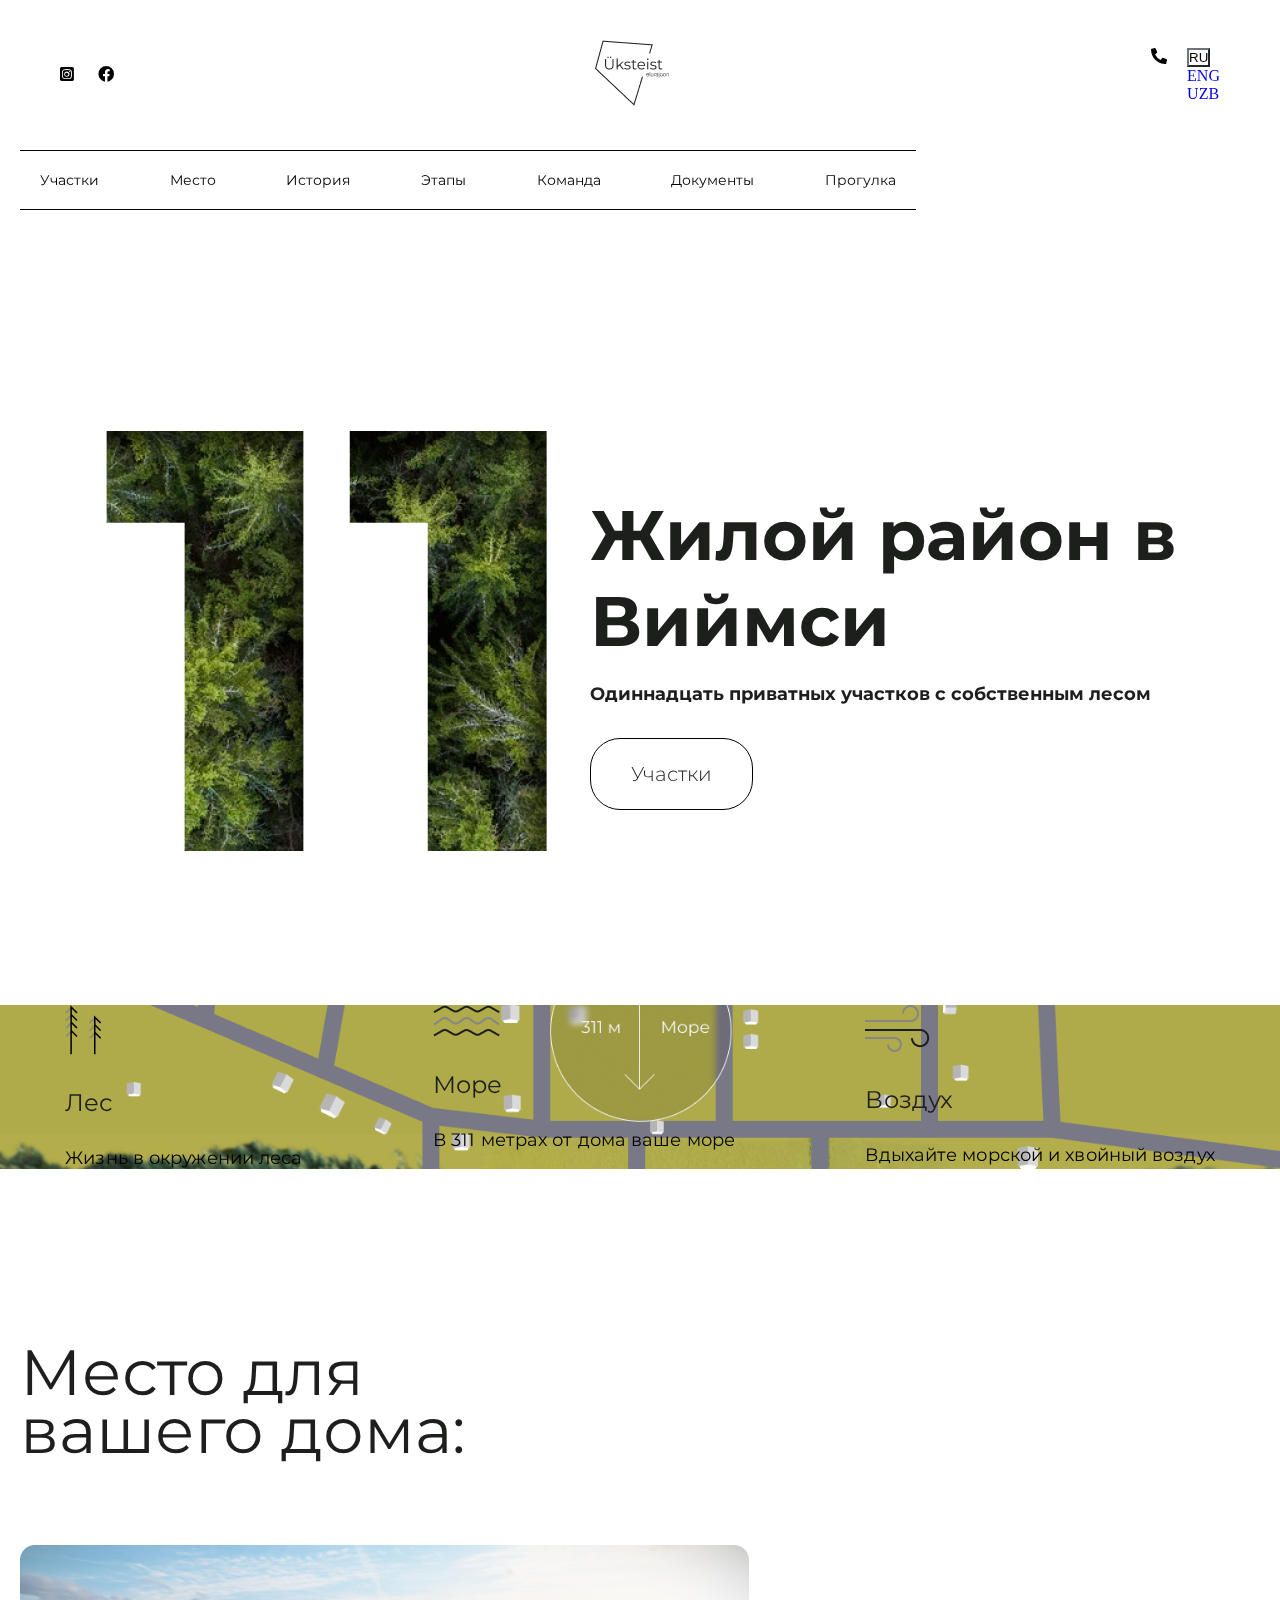
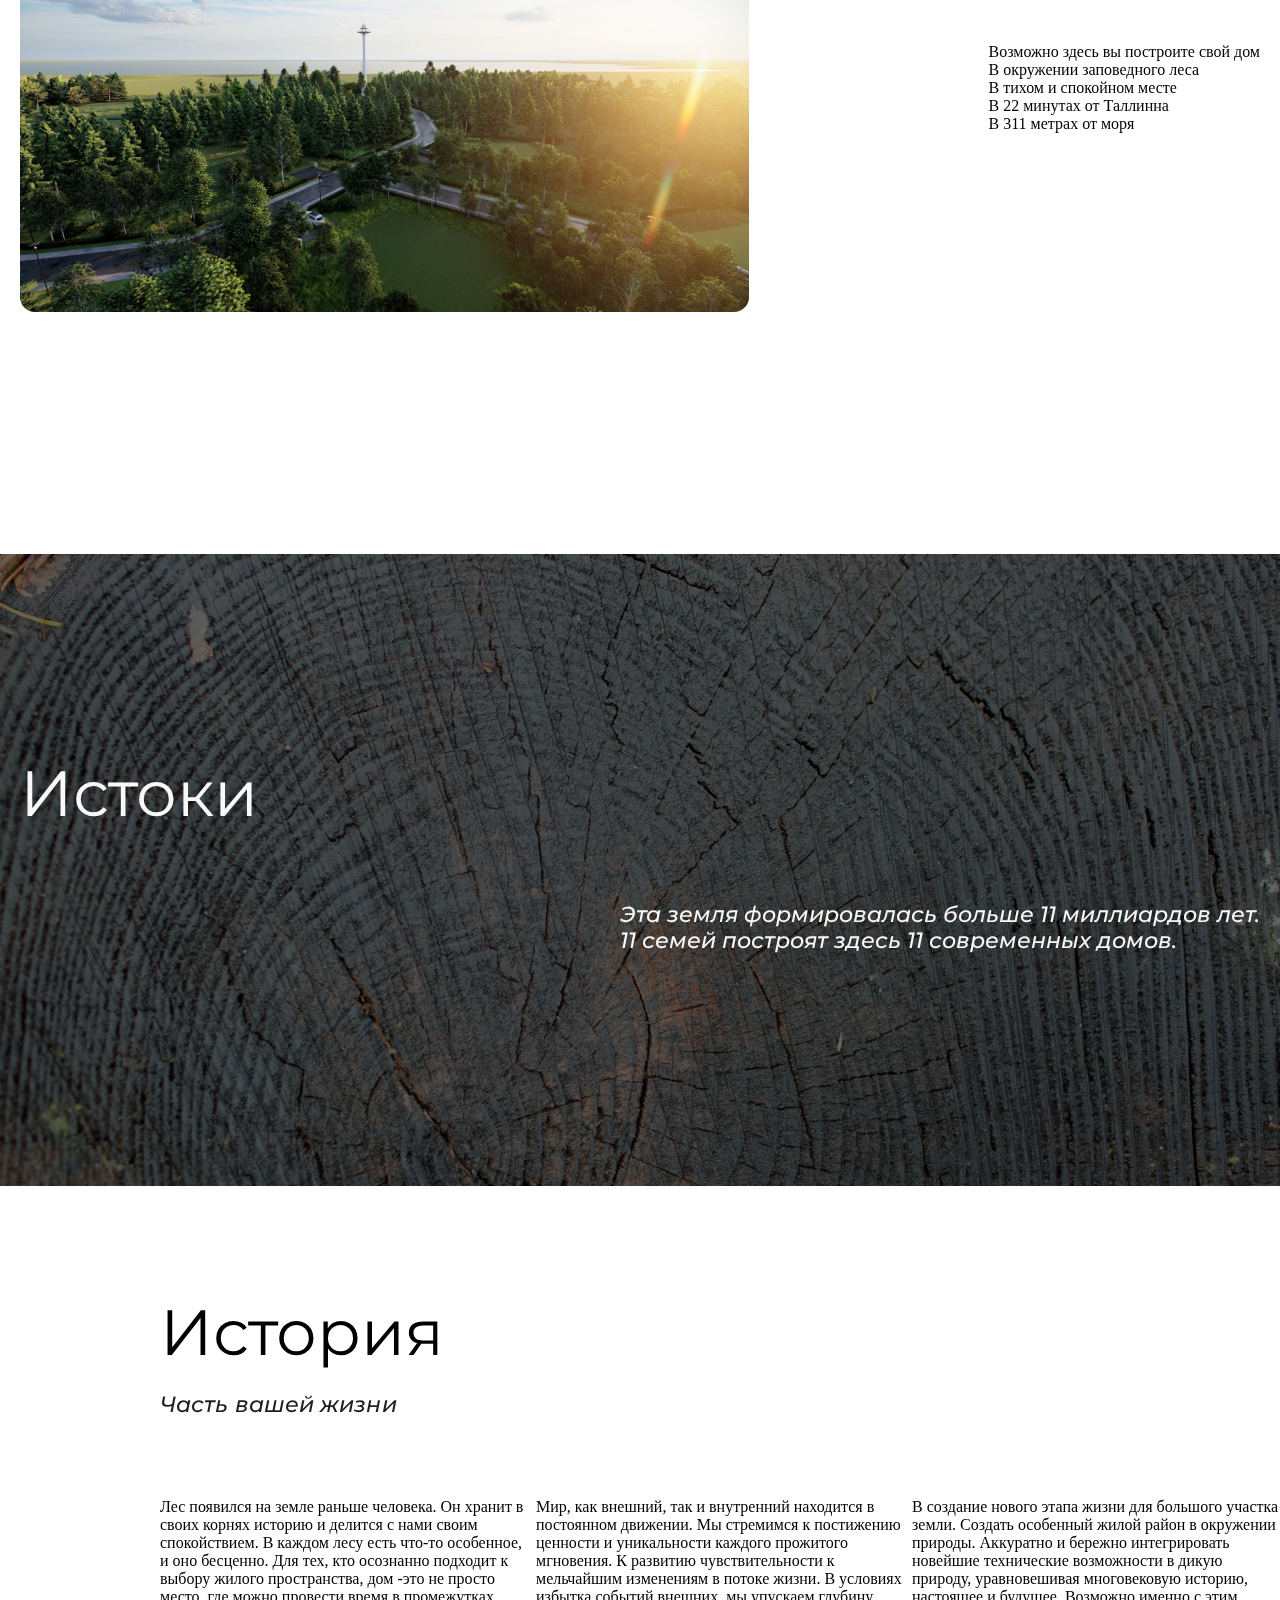
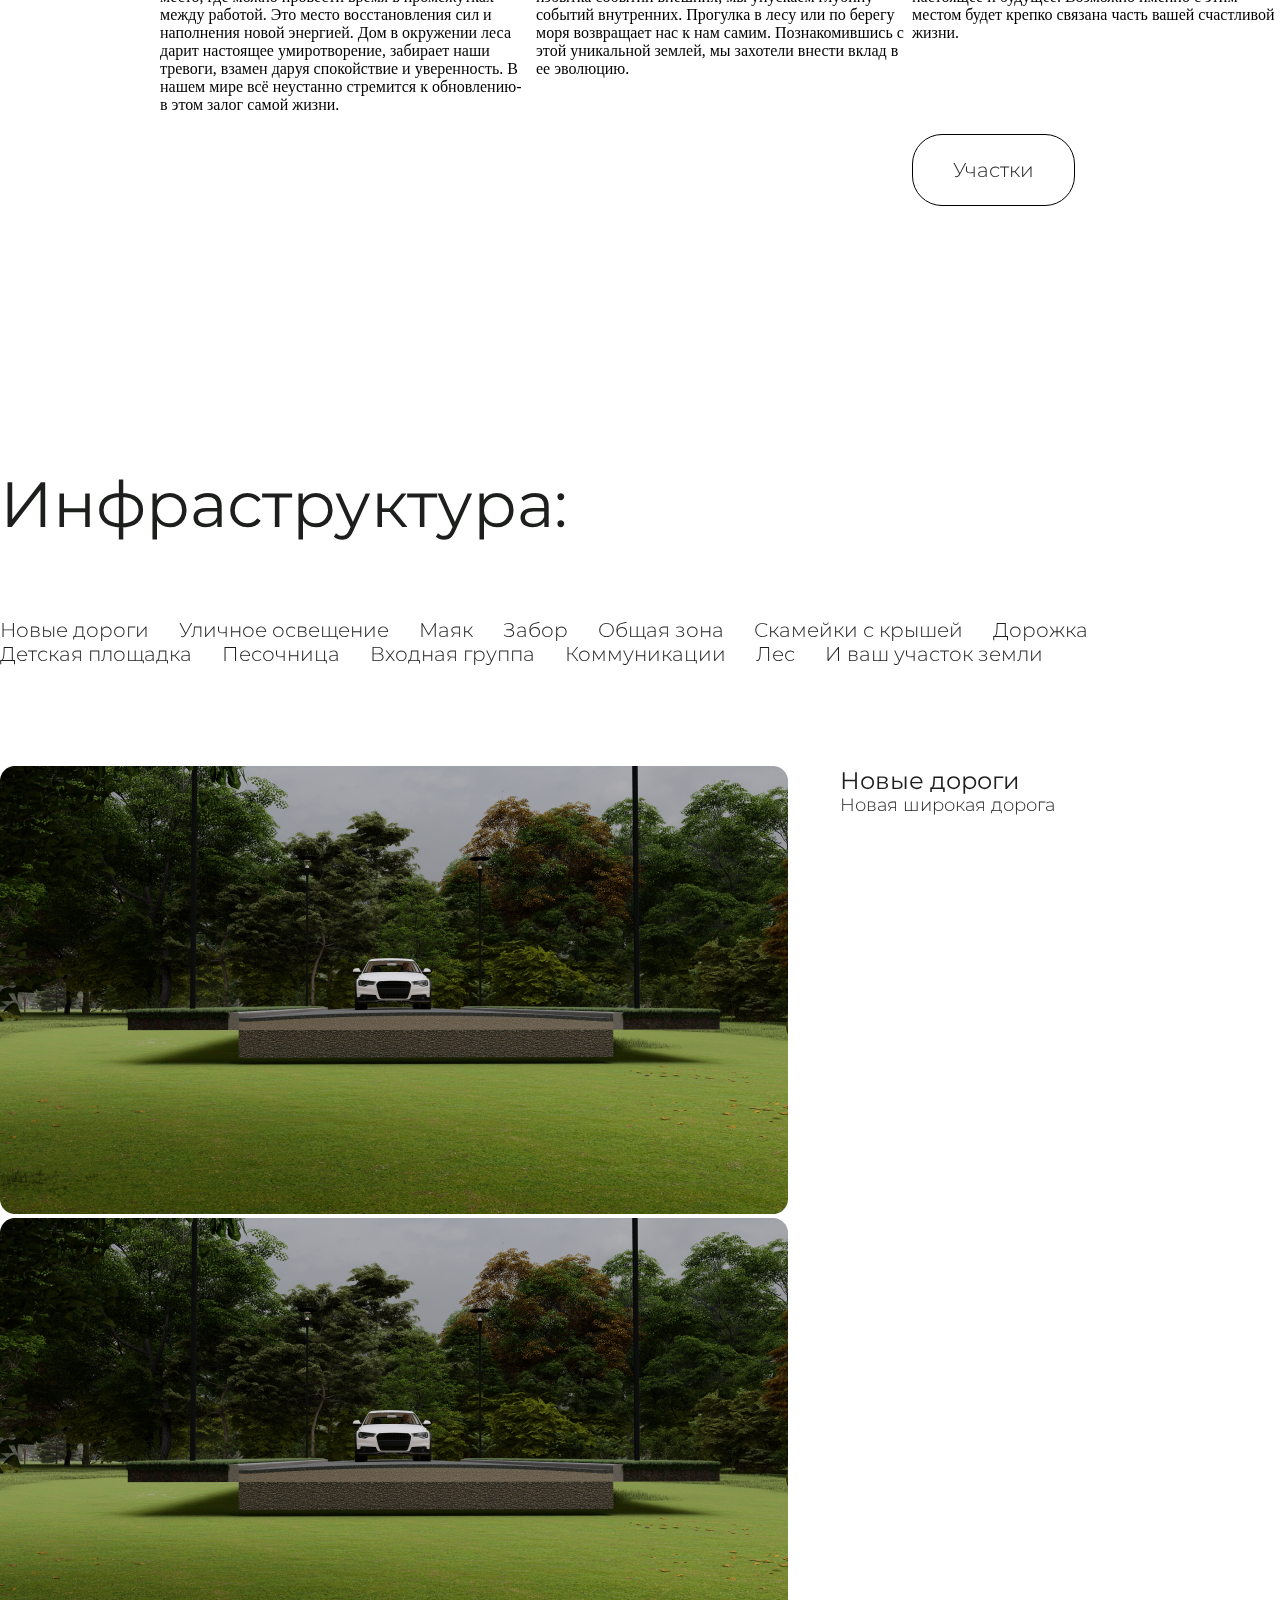
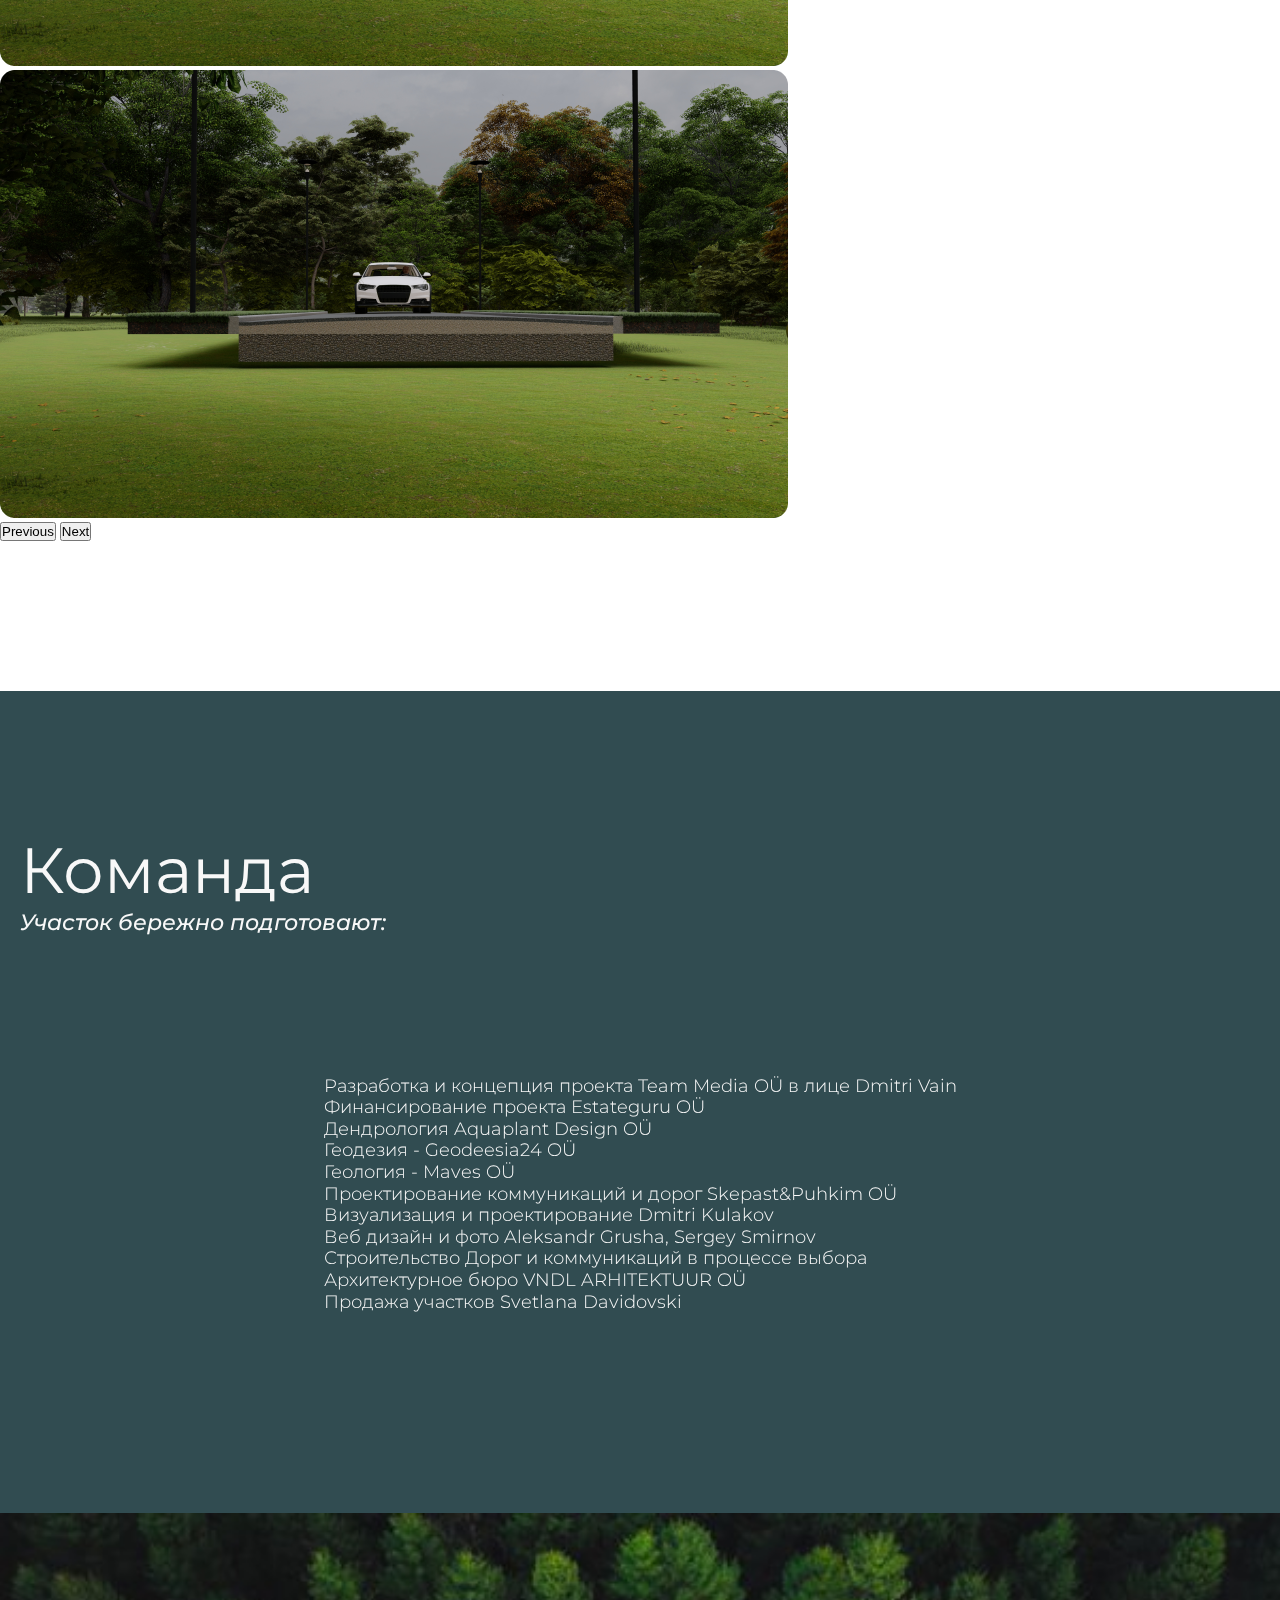
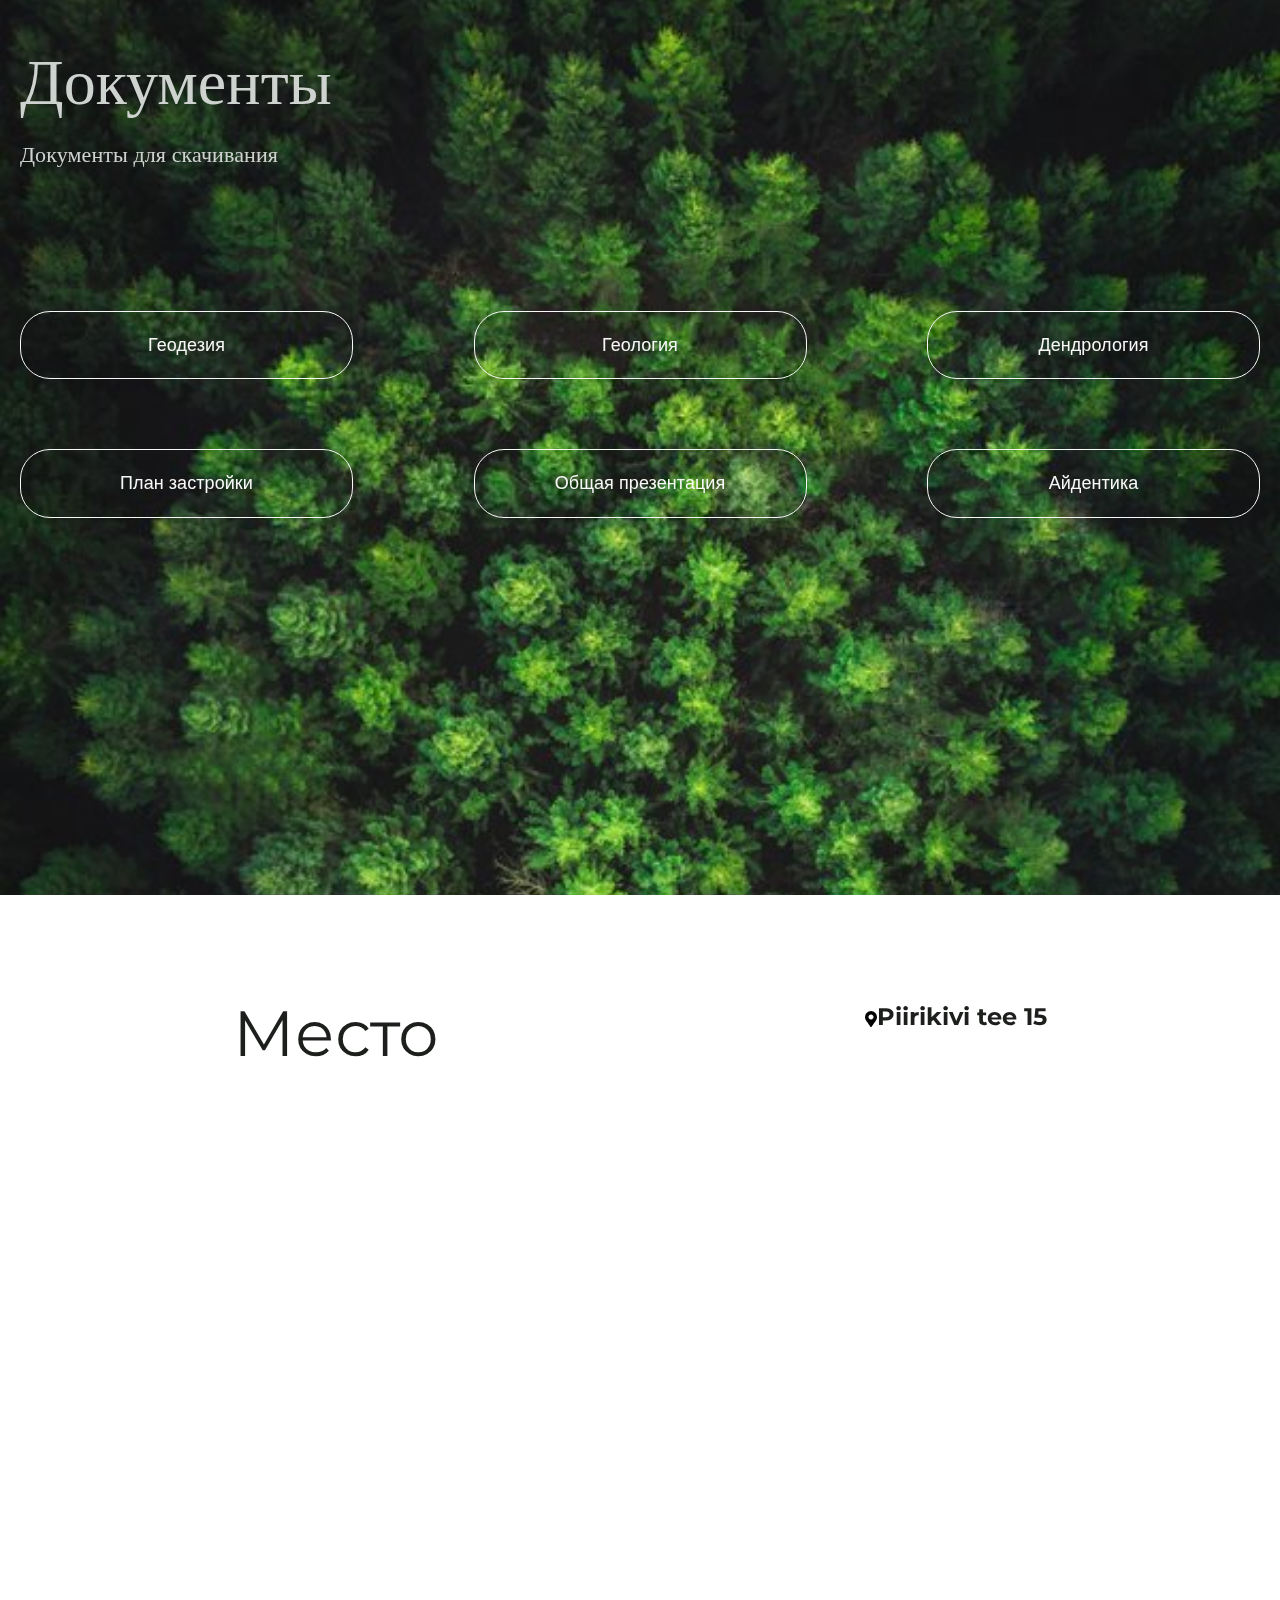
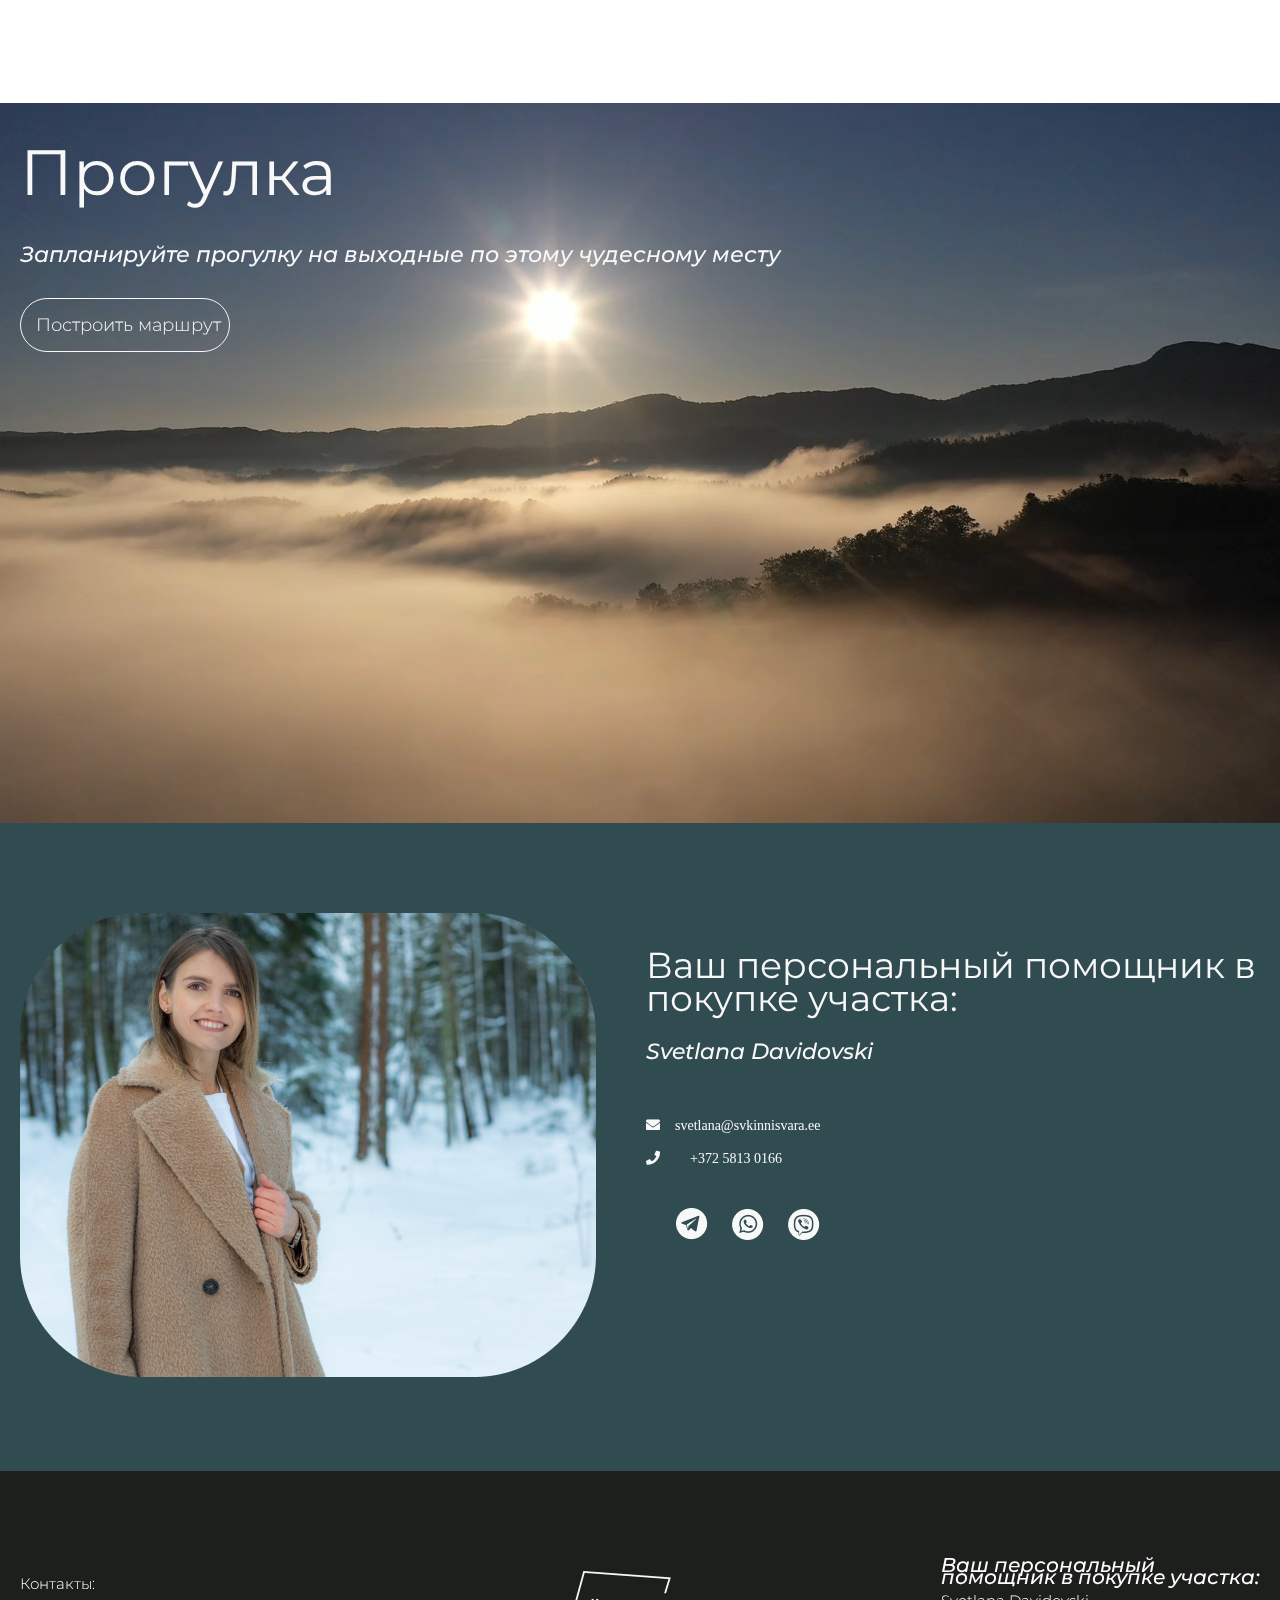
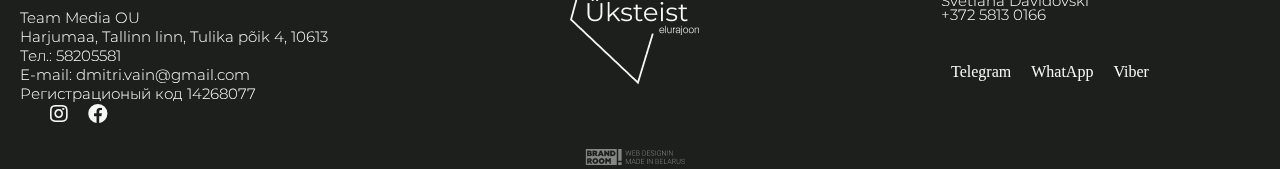
<file: index.html>
<!DOCTYPE html>
<html lang="en">

<head>
  <meta charset="UTF-8" />
  <meta http-equiv="X-UA-Compatible" content="IE=edge" />
  <meta name="viewport" content="width=device-width, initial-scale=1.0" />
  <link rel="stylesheet" href="style/fonts.css">
  <link rel="stylesheet" href="style/media.css">
  <link rel="stylesheet" href="icon/all.min.css">
  <link rel="stylesheet" href="style/style.css" />
  <title>Document</title>
  <link href="https://cdn.jsdelivr.net/npm/bootstrap@5.1.3/dist/css/bootstrap.min.css" rel="stylesheet"
    integrity="sha384-1BmE4kWBq78iYhFldvKuhfTAU6auU8tT94WrHftjDbrCEXSU1oBoqyl2QvZ6jIW3" crossorigin="anonymous" />
</head>

<body>
  <header class="header" id="glavnaya">
    <div class="container">
      <div class="header-nav">
      <div class="nav">

        <div class="icon-nav-1">
          <i class="fab fa-instagram-square rrr"></i>
          <i class="fab fa-facebook"></i>
        </div>


        <div class="img-nav">
          <img src="img/ЛОГО (1).png" alt="">
        </div>


        <div class="icon-nav-2">
          <div class="dropdown">
            <button class="btn btn-secondary dropdown-toggle" type="button" id="dropdownMenuButton1"
              data-bs-toggle="dropdown" aria-expanded="false">
              RU
            </button>
            <ul class="dropdown-menu" aria-labelledby="dropdownMenuButton1">
              <li><a class="dropdown-item" href="#">ENG</a></li>
              <li><a class="dropdown-item" href="#">UZB</a></li>
            </ul>
          </div>
          <i class="fas fa-phone-alt rrr"></i>
        </div>
      </div>

      <div class="div-ul-nav">
        <ul class="ul-nav">
          <li class="nav-list"><a href="#uchastki" class="nav-ashk">Участки</a></li>
          <li class="nav-list"><a href="#mesto" class="nav-ashk">Место</a></li>
          <li class="nav-list"><a href="#!" class="nav-ashk">История</a></li>
          <li class="nav-list"><a href="page.html" class="nav-ashk">Этапы</a></li>
          <li class="nav-list"><a href="#komanda" class="nav-ashk">Команда</a></li>
          <li class="nav-list"><a href="#!" class="nav-ashk">Документы</a></li>
          <li class="nav-list"><a href="#progul" class="nav-ashk">Прогулка </a></li>

        </ul>
      </div>
    </div>
    </div>

    <!-- =================nav-2-============= -->
    <div class="nav-2">
      <div class="nav-2-img">
        <img src="img/11.png" alt="" class="img-11-nav-2">
      </div>
      <div class="flex__nav-2">
        <h1 class="h1-nav-2">Жилой район в<br> Виймси</h1>
        <h5 class="h5-nav-2">Одиннадцать приватных участков с собственным лесом</h5>
        <ul class="ul__header-3">
          <li class="li_nav-2"><a href="#!" class="li_nav-2-ssr">Участки</a></li>
        </ul>
      </div>
    </div>
  </header>
  
  <!-- =================gamburger-menu=========== -->
  <div class="burger-menu">
    <div class=" container gamburger">
    <input id="menu-toggle" type="checkbox" />
    <label class="menu-btn" for="menu-toggle">
      <span></span>
    </label>
 
    <ul class="menubox">
            <li><a class="menu-item" href="#glavnaya">Домой</a></li>
            <li><a class="menu-item" href="page.html">Вторая страница</a></li>
            <li><a class="menu-item" href="page.html#mus">Музыка</a></li>
            <li><a class="menu-item" href="#"></a></li>
            <li><a class="menu-item" href="#pomosh">Персональный помощник</a></li>
    </ul>
    </div>
  </div>
  <!-- =================gamburger-menu=========== -->
  <!-- =================nav-2-============= -->

  <div class="main">
    <div class="world" id="uchastki">
      <div class="world-1">
        <img src="img/Лес иконка.png" alt="">
        <h3 class="main-world-h3">Лес</h3>
        <h4 class="main-world-h4">Жизнь в окружении леса </h4>
      </div>


      <div class="world-1">
        <img src="img/Море иконка.png " alt="">
        <h3 class="main-world-h3">Море</h3>
        <h4 class="main-world-h4">В 311 метрах от дома ваше море </h4>
      </div>


      <div class="world-1">
        <img src="img/Воздух иконка.png" alt="">
        <h3 class="main-world-h3">Воздух</h3>
        <h4 class="main-world-h4">Вдыхайте морской и хвойный воздух </h4>
      </div>
    </div>
  </div>

  <!-- ======================== main-2
================================================ -->


  <div class="main-2">
    <div class="folp container">
    <h2 class="main-2__h2">Место для <br> вашего дома:</h2>
    <div class="asd">
      <div class="div-img-main-2">
        <img src="img/Место для вашего дома.png" alt="" class="img-main-2">
      </div>
      <div class="main-2-opis">
        <ul class="ul-main-2-ul">
          <li class="main-2-li-1">Возможно здесь вы построите свой дом</li>
          <li class="main-2-li-1">В окружении заповедного леса </li>
          <li class="main-2-li-1">В тихом и спокойном месте </li>
          <li class="main-2-li-1">В 22 минутах от Таллинна </li>
          <li class="main-2-li-1">В 311 метрах от моря</li>
        </ul>
      </div>
    </div>
  </div>
  </div>

  <!-- ============================ main-3 ============================== -->

  <div class="main-3">
   
    <div class="div-main-3-img">
      <img src="img/Дерево.png" alt="" class="main-3-img">
    </div>
    <div class="viop container">
    <div class="Wood">

     <div class="istoki-glav">
      <div class="istoki">
        <h2 class="h2-main-3">Истоки </h2>
      </div>

      <div class="istoki__opis">
        <h4 class="h4-main-3">Эта земля формировалась больше 11 миллиардов лет. <br> 11 семей построят здесь 11
          современных домов. </h4>
      </div>
    </div>
    </div>
  </div>
  </div>
  <!-- ========================= main-4 ===-============== -->


  <div class="main-4">
    <div class="opis__istoriya ">
      <h3 class="h3-istoria-main-4">История</h3>
      <h6 class="h6-istoria-main-4">Часть вашей жизни</h6>
    </div>

    <div class="big-card">


      <div class="min-card">
        <p class="prg-min-card">Лес появился на земле раньше человека. Он хранит в своих корнях историю и делится с нами
          своим спокойствием. В каждом лесу есть что-то особенное, и оно бесценно. Для тех, кто осознанно подходит к
          выбору жилого пространства, дом -это не просто место, где можно провести время в промежутках между работой.
          Это место восстановления сил и наполнения новой энергией. Дом в окружении леса дарит настоящее умиротворение,
          забирает наши тревоги, взамен даруя спокойствие и уверенность. В нашем мире всё неустанно стремится к
          обновлению- в этом залог самой жизни. </p>
      </div>


      <div class="min-card">
        <p class="prg-min-card">Мир, как внешний, так и внутренний находится в постоянном движении. Мы стремимся к
          постижению ценности и уникальности каждого прожитого мгновения. К развитию чувствительности к мельчайшим
          изменениям в потоке жизни. В условиях избытка событий внешних, мы упускаем глубину событий внутренних.
          Прогулка в лесу или по берегу моря возвращает нас к нам самим. Познакомившись с этой уникальной землей, мы
          захотели внести вклад в ее эволюцию.
        </p>
      </div>


      <div class="min-card">
        <p class="prg-min-card">В создание нового этапа жизни для большого участка земли. Создать особенный жилой район
          в окружении природы. Аккуратно и бережно интегрировать новейшие технические возможности в дикую природу,
          уравновешивая многовековую историю, настоящее и будущее. Возможно именно с этим местом будет крепко связана
          часть вашей счастливой жизни.
        </p>
        <ul class="yuyu">
          <li class="li_nav-2"><a href="#!" class="li_nav-2-ssr">Участки</a></li>
        </ul>
      </div>
    </div>
  </div>

  <!-- ====================== MAIN-5 ======================== -->
 <div class="main-5-glav">
  <div class="container-lg main-5 ">
    <h2 class="infrastruktura">Инфраструктура:</h2>
    <div class="infr-opis">
      <ul class="infr-opis-ul">
        <li><a href="!#" class="infr-opis-lishki">Новые дороги</a></li>
        <li><a href="!#" class="infr-opis-lishki">Уличное освещение</a></li>
        <li><a href="!#" class="infr-opis-lishki">Маяк</a></li>
        <li><a href="!#" class="infr-opis-lishki">Забор</a></li>
        <li><a href="!#" class="infr-opis-lishki">Общая зона</a></li>
        <li><a href="!#" class="infr-opis-lishki">Скамейки с крышей</a></li>
        <li><a href="!#" class="infr-opis-lishki">Дорожка</a></li>
      </ul>
      <ul class="infr-opis-ul-2">
        <li><a href="!#" class="infr-opis-lishki">Детская площадка</a></li>
        <li><a href="!#" class="infr-opis-lishki">Песочница</a></li>
        <li><a href="!#" class="infr-opis-lishki">Входная группа</a></li>
        <li><a href="!#" class="infr-opis-lishki">Коммуникации</a></li>
        <li><a href="!#" class="infr-opis-lishki">Лес</a></li>
        <li><a href="!#" class="infr-opis-lishki">И ваш участок земли</a></li>
      </ul>
    </div>
    <div class="main-5-2">
      <div id="carouselExampleControls" class="carousel slide" data-bs-ride="carousel">
        <div class="carousel-inner">
          <div class="carousel-item active">
            <img src="img/Новыедороги.png" class="d-block" alt="...">
          </div>
          <div class="carousel-item">
            <img src="img/Новыедороги.png" class="d-block" alt="...">
          </div>
          <div class="carousel-item">
            <img src="img/Новыедороги.png" class="d-block" alt="...">
          </div>
        </div>
        <button class="carousel-control-prev" type="button" data-bs-target="#carouselExampleControls"
          data-bs-slide="prev">
          <span class="carousel-control-prev-icon" aria-hidden="true"></span>
          <span class="visually-hidden">Previous</span>
        </button>
        <button class="carousel-control-next" type="button" data-bs-target="#carouselExampleControls"
          data-bs-slide="next">
          <span class="carousel-control-next-icon" aria-hidden="true"></span>
          <span class="visually-hidden">Next</span>
        </button>
      </div>


      <div class="main-5-2-opis">
        <div class="h3-main-5-3">Новые дороги</div>
        <div class="h5-main-5-3">Новая широкая дорога</div>
      </div>
    </div>
  </div>
</div>
  <!-- ====================== MAIN-5 ======================== -->

  <div class="main-6 ">
    <div class="container flex-komand">

      <div class="komanda" id="komanda">
        <h2 class="ash-2-komanda">Команда</h2>
        <h4 class="ash-4-komanda">Участок бережно подготовают:</h4>
      </div>


      <div class="opis-komanda">
        <ol class="komand-ol">
          <li class="li-komand">Разработка и концепция проекта Team Media OÜ в лице Dmitri Vain</li>
          <li class="li-komand">Финансирование проекта Estateguru OÜ</li>
          <li class="li-komand">Дендрология Aquaplant Design OÜ</li>
          <li class="li-komand">Геодезия - Geodeesia24 OÜ </li>
          <li class="li-komand">Геология - Maves OÜ</li>
          <li class="li-komand">Проектирование коммуникаций и дорог Skepast&Puhkim OÜ </li>
          <li class="li-komand">Визуализация и проектирование Dmitri Kulakov</li>
          <li class="li-komand">Веб дизайн и фото Aleksandr Grusha, Sergey Smirnov</li>
          <li class="li-komand">Строительство Дорог и коммуникаций в процессе выбора</li>
          <li class="li-komand">Архитектурное бюро VNDL ARHITEKTUUR OÜ</li>
          <li class="li-komand">Продажа участков Svetlana Davidovski</li>
        </ol>
      </div>
    </div>
  </div>
  <section class="seca9">
    <div class="container seca-9-flex">
      <p class="doci">Документы</p>
      <p class="svgg">Документы для скачивания</p>
    </div>
    <div class="container eewfgs">
      <button class="asdfefef"><a href="#!" class="open_pop_up"> Геодезия</a></button>
      <button class="asdfefef"><a href="#!" class="open_pop_up">Геология</a></button>
      <button class="asdfefef"><a href="#!" class="open_pop_up">Дендрология</a></button>
      <button class="asdfefef"><a href="#!" class="open_pop_up"> План застройки</a></button>
      <button class="asdfefef"><a href="#!" class="open_pop_up"> Общая презентация</a> </button>
      <button class="asdfefef"><a href="#!" class="open_pop_up"> Айдентика</a></button>
    </div>
  </section>
  <div class="pop_up" id="pop_up">
    <div class="pop_up_container">
      <div class="pop_up_body" id="pop_up_body">
        <p class="pop_up_prg">Отправьте документы<br> на свою почту</p>
        <form>
          <input type="email" placeholder="Ваш E-mail">
          <p class="pop_up_text">Нажимая кнопку «Отправить», Вы даёте согласие<br> на<span class="pop_up_text_span">
              обработку ваших персональных данных.</span></p>
          <input type="submit" value="Отправить на почту">
        </form>
        <div class="pop_up_close" id="pop_up_close">&#10006</div>
      </div>
    </div>
  </div>
  <!-- ====================== main-6 ====================  -->

  <div class="main-7">
    <div class=" container main-7-zaglav">
      <h2 class="main-7-h2">Место</h2>
      <ul class="piirivki">
        <i class="fas fa-map-marker-alt"><a href="https://goo.gl/maps/x9vBWktDmZZBZgSp7" class="piiri-loc">Piirikivi tee
            15</a></i>
      </ul>
    </div>

    <div class="location" id="mesto">
      <iframe
        src="https://www.google.com/maps/embed?pb=!1m23!1m12!1m3!1d4044.9036147982692!2d24.87661952987506!3d59.54222506542328!2m3!1f0!2f0!3f0!3m2!1i1024!2i768!4f13.1!4m8!3e6!4m0!4m5!1s0x46928d3c9f682e53%3A0x56221bed36c272ba!2zUGlpcmlraXZpIHRlZSAxNSwgTGVwcG5lZW1lLCA3NDAwOSBIYXJqdSBtYWFrb25kLCDQrdGB0YLQvtC90LjRjw!3m2!1d59.5422197!2d24.8809969!5e0!3m2!1sru!2s!4v1656852244501!5m2!1sru!2s"
        width="1000" height="500" style="border:0;" allowfullscreen="" loading="lazy"
        referrerpolicy="no-referrer-when-downgrade"></iframe>
    </div>
  </div>
  <!-- ============================ main-7 ==================== -->

  <div class="progul" id="progul">
  <div class="container iop-container">
    <h2 class="h2-progul">Прогулка</h2>
    <h3 class="h3-progul">Запланируйте прогулку на выходные по этому чудесному месту
    </h3>
    <h4 class="h4-progul">Построить маршрут</h4>
  </div>
  </div>



  <video autoplay muted loop class="myVideo">
    <source src="video/video.mp4" type="video/mp4">
  </video>



  <!-- ====================== main-9 ================== -->

  <div class="main-8" id="pomosh">
    <div class="container flex-main-8">
      <div class="img-main-8">
        <img src="img/svetlana.png" alt="" class="svetl-img">
      </div>

      <div class="main-8-opis">
        <div class="main-8-opis-2">
          <h2 class="h-2-main-8">Ваш персональный помощник в покупке участка: </h2>
          <h5 class="h-5-main-8">Svetlana Davidovski </h5>
        </div>

        <div class="main-8-opis-3">
          <ul class="main-8-opis-ul">
            <li class="list-main-8"><a href="mailto:svetlana@svkinnisvara.ee/" class="ul-main-8-3-li"><i
                  class="fas fa-envelope ssr"></i>svetlana@svkinnisvara.ee </a></li>
            <li class="list-main-8"><a href="tel:+372 5813 0166" class="ul-main-8-3-li"><i
                  class="fas fa-phone ssr"></i>+372 5813 0166 </a></li>
          </ul>
        </div>
        <div class="main-8-img">
          <img class="social-img-main-8" src="img/telegram.png" alt="">
          <img class="social-img-main-8" src="img/whatsapp.png" alt="">
          <img class="social-img-main-8" src="img/viber.png" alt="">
        </div>
      </div>
    </div>
  </div>


  <!-- ========================== footer ===================== -->

  <footer class="footer">
    <div class="container footer-content">
      <div class="footer-1">
        <ul class="ul-foot-1">
          <div class="yuyu"><a href="" class="ashk-foot-1">Контакты:</a></div>
          <li class="list-foot-1"><a href="" class="ashk-foot-1">Team Media OU</a></li>
          <li class="list-foot-1"><a href="" class="ashk-foot-1"> Harjumaa, Tallinn linn, Tulika põik 4, 10613</a></li>
          <li class="list-foot-1"><a href="" class="ashk-foot-1"> Тел.: 58205581</a></li>
          <li class="list-foot-1"><a href="" class="ashk-foot-1"> E-mail: dmitri.vain@gmail.com</a></li>
          <li class="list-foot-1"><a href="" class="ashk-foot-1"> Регистрационый код 14268077</a></li>
        </ul>
        <div class="foter-1-2">
          <li><a href="#" class="listic-ft-1"><i class="fab fa-instagram"></i></a></li>
          <li><a href="#" class="listic-ft-1"><i class="fab fa-facebook"></i></a></li>
        </div>
      </div>
      <div class="footer-2-3">
        <div class="footer-2">
          <img src="img/ЛОГО (2).png" alt="">
        </div>

        <div class="footer-3">
          <img src="img/Group 68.png" alt="" class="subtract">
        </div>
      </div>
      <div class="footer-4">
        <p class="prg1-ft-4">Ваш персональный <br> помощник в покупке участка: </p>
        <p class="prg2-ft-4">Svetlana Davidovski </p>
        <p class="prg3-ft-4">+372 5813 0166 </p>
        <ul class="ul-ft-4">
          <li><a href="#!" class="sil-ft-4">Telegram</a></li>
          <li><a href="#!" class="sil-ft-4">WhatApp</a></li>
          <li><a href="#!" class="sil-ft-4">Viber</a></li>
        </ul>
      </div>



    </div>
  </footer>




















  <script src="https://cdn.jsdelivr.net/npm/bootstrap@5.1.3/dist/js/bootstrap.bundle.min.js"
    integrity="sha384-ka7Sk0Gln4gmtz2MlQnikT1wXgYsOg+OMhuP+IlRH9sENBO0LRn5q+8nbTov4+1p" crossorigin="anonymous">
  </script>
  <script src="main.js"></script>
  <script src="script.js"></script>
</body>

</html>
</file>
<file: style/fonts.css>
@font-face {
    font-family: 'Montserrat';
    src: url(../fonts/Montserrat/static/Montserrat-Light.ttf);
    font-weight: 300;
}

@font-face {
    font-family: 'Montserrat';
    src: url(../fonts/Montserrat/static/Montserrat-Regular.ttf);
    font-weight: 400;
}

@font-face {
    font-family: 'Montserrat';
    src: url(../fonts/Montserrat/static/Montserrat-Medium.ttf);
    font-weight: 500;
}

@font-face {
    font-family: 'Montserrat';
    src: url(../fonts/Montserrat/static/Montserrat-MediumItalic.ttf);
    font-weight: 500;
}

@font-face {
    font-family: 'Montserrat';
    src: url(../fonts/Montserrat/static/Montserrat-Bold.ttf);
    font-weight: 700;
}

@font-face {
    font-family: 'Montserrat';
    src: url(../fonts/Montserrat/static/Montserrat-ExtraBold.ttf);
    font-weight: 800;
}
</file>
<file: style/media.css>
@media(max-width: 1200px) {
  .nav-2 {
    display: flex;
    justify-content: center;
    flex-direction: column;
  }

  .h1-nav-2 {
    width: 99%;
  }

  .flex__nav-2 {
    text-align: center;
    margin-bottom: 60px;
  }

  .world {
    padding-left: 40px;
    flex-direction: column;
  }

  .world-1 {
    padding-bottom: 40px;
  }

  .asd {
    flex-direction: column;
  }

  .img-main-2 {
    margin-top: 85px;
    margin-left: -35px;

  }

  .ul-main-2-ul {
    margin-top: 30px;
  }

  .main-2-opis {
    display: flex;
    align-self: flex-start;
  }

  .istoki__opis {
    display: flex;
    align-self: flex-start;
  }



  .opis-istoriya {
    display: flex;
    flex-direction: column;
    align-items: flex-start;
  }

  .big-card {
    display: flex;
    justify-content: flex-start;
    flex-direction: column;
    align-items: flex-start;
    margin-top: 80px;
  }

}

@media (max-width: 1024px) {
  .infr-opis {
    display: flex;
    flex-wrap: wrap;
    padding-left: 20px;
  }

  .main-5-2 {
    flex-direction: column-reverse;
  }

  .main-5-2-opis {
    margin-bottom: 20px;
  }
  .asd {
    display: flex;
    align-items: flex-start;
    justify-content: space-between;
}
.ul-main-2-ul{
  margin-left: 60px;
}
.music-line-img{
  width: 90%;
}
}




@media (max-width: 768px) {
  .burger-menu{
    display: block !important;
    top: 100px !important;
  }
  .burger-menu-two{
    display: block !important;
    top: 100px !important;
  }
  .ul-nav{
    width: 100%;
    display: flex;
    align-items: center;
    justify-content: center;
  }
.infr-opis-ul{
  display: flex;
  flex-direction: column;
  gap: 18px;
}
.infr-opis-ul-2{
  display: flex;
  flex-direction: column;
  gap: 18px;
 margin-left: 20px;
}
  .flex-main-8{
    flex-wrap: wrap;
  }
  .main {
    background: url(../img/Group\ 159.png) no-repeat center;
  }
  .h-2-main-8 {
    margin-top: 15px;
    flex-direction: column;
    flex-wrap: wrap;
    font-size: 10px;
    font-weight: 100;
  }
  .h-5-main-8{
    flex-wrap: wrap;
    flex-direction: column;
  }
  .carousel-inner{
    max-width: 90%;
  }
  .arrow-cross{
    display: none;
  }
  .eewfgs{
    margin-top: 20px !important;
  }
  .footer-content{
    flex-wrap: wrap;
    flex-direction: column;
  }
  .footer-2-3{
    padding-bottom: 15px;
  }
  .main-8-opis-ul{
    padding-left: 0px;
  }
  .main-8-img{
    padding-left: 0px;
  }
  .d-block{
    width: 90%;
    margin-top: 20px;
  }
  .infr-opis{
    padding-left: 0px;
  }
  .carousel-control-next{
    left: 50px; 
  }
.carousel-control-prev{
  top: -300px !important;

}
.carousel-control-next{
  top: -300px !important;
}
  .main-5-2-opis{
    margin-left: 0px;
  }
  .uchastok-5{
    flex-wrap: wrap;
  }
  .main-1-flex{
    gap: 10px;
    flex-direction: column;
    align-items: center;
    justify-content: center;
  }
  .warr-container{
    display: flex;
    flex-direction: column;
  }
  .music-line-img{
    width: 80%;
  }
  .h3-progul{
    width: 65%;
  }
  .d-block{
    width: 80%;
  }
  .img-main-2{
    width: 90%;
  }
  .cards-steps {
    display: flex;
    justify-content: space-between;
    flex-direction: column;
    align-items: center;
}
.card-stp-prg:after {
  display: none !important;
}
.svetl-img{
  width: 70%;
  display: flex;
  margin: 0 auto;
}
.header-2{
  margin-left: 0 !important;
}
.header-uchast{
  display: flex;
  flex-direction: column;
}
.doci{
  font-size: 40px !important;
  
}
.asdfefef, .asdfefefq, .asdfefefw, .asdfefefe, .asdfefefr, .asdfefeft {
  font-size: 15px !important;
  padding: 20px 50px !important;
  width: 240px !important;
  margin-bottom: 27px !important;
}
.main-1-prg{
  font-size: 40px !important;
}
.warring-div-2{
  padding-left: 0 !important;
}
.stp-nav-spn-glv{
  font-size: 45px !important;
}
.steps-nav {
  padding-bottom: 50px !important;
}
.li-ust-3{
  padding-top: 15px !important;
  margin-top: 15px !important;
  padding-bottom: 15px !important;
}
.btn-ust-3{
  font-size: 14px !important;
  padding: 10px 12px !important;
}
.main-5-glav{
  display: none;
}
}
@media (max-width:770px) {
  .main-5-glav{
    display: none;
  }
  .flex-main-8{
    display: flex;
    flex-direction: column;
  }
}
@media (max-width:680px) {
  .ul-nav{
    position: absolute !important;
    width: 100% !important;
    flex-direction: column;
    padding: 5px !important;
  }
}
@media (max-width:527px) {
  .location{
margin: 0 auto;
    max-width: 70%;
    width: 100%;
  }
  .seca-9-flex{
    display: flex;
    flex-direction: column;
    align-items: center;
  }
  .eewfgs{
    display: flex;
    flex-direction: column;
    align-items: center;
  }
  .main-5-glav{
    display: none;
  }
  .ul-nav{
    position: absolute !important;
    width: 100% !important;
    flex-direction: column;
    padding: 5px !important;
  }
  .h1-nav-2{
    font-size: 45px !important;
  }
  .h5-nav-2{
    font-size: 15px;
  }
  .main-4 {
    margin-top: 170px !important;
    margin-left: 100px !important;
}
.img-main-2 {
  margin-top: 50px !important;
  margin-left: 10px;
}
}

@media (max-width:425px) {
  .main-world-h3{
    display: inline-block;
    color: #FFF !important;
    font-size: 22px;
  }
  .main-world-h4{
    font-size: 13px !important;
    color: #FFF !important;
    display: inline-block;
  }
  .img-11-nav-2{
    display: flex;
margin: 0 auto !important;
  }
  .ul-nav{
    position: absolute !important;
    width: 100% !important;
    flex-direction: column;
    padding: 5px !important;
  }
  .img-11-nav-2{
    max-width: 75%;
    margin-left: 10px;
  }
  .main-5-glav{
    display: none;
  }
  .wrapper{
    display: none !important;
  }
  .svetl-img{
    max-width:60%  ;
  }
  .seca9{
    padding-top: 0px !important;
  }
  .main-4 {
    margin-top: 50px !important;
    margin-left: 20px !important;
}
.img-main-2{
  margin-top: 15px !important;
  margin-left: 5px !important;
  width: 60% ;
}
.li_nav-2-ssr{
  font-size: 15px !important;
}
.yuyu{
  display: inline-block;
  padding-top: 0 !important;
  padding-left: 0 !important;
  padding-bottom: 0 !important;
}
.ul-main-2-ul{
  margin-left: -25px !important;
}
.h2-progul{
  padding-bottom: 5px !important;
  font-size: 25px !important;
}
.h3-progul{
  font-size: 15px;
}
.h4-progul{
  padding: 10px;
  font-size: 12px;
}
.iop-container{
 padding-top: 5px !important; 
}
.h3-progul{
  padding-bottom: 5px !important;
}
.main-2__h2{
  font-size: 30px !important;
  margin-top: 20px !important;
}
.li_nav-2{
  margin-top: 45px !important;
}
.main-7-zaglav{
  flex-direction: column !important;
}
.piirivki{
  display: inline-block !important;
  padding-left: 0 ;
  margin-top: 10px;
}
.h3-progul{
  font-size: 15px !important;
}
.h4-progul{
  font-size: 10px !important;
  padding: 15px 15px !important;
  max-width: 135px !important;
}
.main-8-flex{
  display: flex;
  flex-direction: column-reverse !important;
}
.img-main-8{
  padding-top: 20px !important;
}
.uchastok-5-1{
display: none ;
}
.li-ust-3{
  margin-top: 25px;
}
.arrow-nav{
  display: none !important;
}
}


@media (max-width:375px) {
  .main-cards-1 {
    display: flex;
    width: 320px;
    justify-content: center;
}
  .cnt-header-2 {
    flex-direction: column;
    margin-top: 30px !important;
}
}
</file>
<file: style/style.css>
* {
  margin: 0;
  padding: 0;
  box-sizing: border-box;
}

a {
  text-decoration: none;
}

li {
  list-style: none;
}

.container {
  max-width: 1280px;
  width: 100%;
  margin: 0 auto;
  padding: 0 20px;
}
/* ========gam-page-html======== */
.arrow-glav{
  margin-bottom: 50px;
  padding-top: 20px;
}
.arrow__flex{
  display: flex;
  align-items: center;
  justify-content: space-around;
}
.phone-icon{
  color: #000000;
}
.burger-menu-two{
  position: fixed;
  z-index: 200;
  display: none;
}
.menu-btn-two{
  display: flex;
  align-items: center;
  position: absolute;
  top: 0;
  right:0;
  width: 26px;
  height: 26px;
  cursor: pointer;
  z-index: 150;
}
 
.menu-btn-two > span,
.menu-btn-two > span::before,
.menu-btn-two > span::after {
  display: block;
  position: absolute;
  width: 100%;
  height: 2px;
  background-color: #616161;
  transition-duration: .25s;
}
.menu-btn-two > span::before {
  content: '';
  top: -8px;
}
.menu-btn-two > span::after {
  content: '';
  top: 8px;
}
.menubox-two{
  display: block;
  position: fixed;
  visibility: hidden;
  top: 0;
  left: -100%;
  width: 300px;
  height: 100%;
  margin: 0;
  padding: 80px 0;
  list-style: none;
  background-color: #ECEFF1;
  box-shadow: 1px 0px 6px rgba(0, 0, 0, .2);
  transition-duration: .25s;
}
.menu-item-two {
  display: block;
  padding: 12px 24px;
  color: #333;
  font-family: 'Roboto', sans-serif;
  font-size: 20px;
  font-weight: 600;
  text-decoration: none;
  transition-duration: .25s;
}
.menu-item-two:hover {
  background-color: #CFD8DC;
}
#menu-toggle-two{
  top: 100px;
  opacity: 0;
}
.menu-toggle-two:checked ~ .menu-btn-two > span{
  transform: rotate(45deg);
}
#menu-toggle-two:checked ~ .menu-btn-two > span::before{
  top: 0;
  transform: rotate(0);
}
#menu-toggle-two:checked ~ .menu-btn-two > span::after{
  top: 0;
  transform: rotate(90deg);
}
#menu-toggle-two:checked ~ .menubox-two{
  visibility: visible;
  left: 0;
}
.menu-btn-two{
  display: flex;
  align-items: center;
  justify-content: center;
  position: absolute;
  top: -60px;
  left: 34px;
  width: 35px;
  height: 26px;
  cursor: pointer;
  z-index: 1;
  border-radius: 50%;
  color: #000000;
  padding: 16px 18px;
}
.menu-btn-two > span,
.menu-btn-two > span::before,
.menu-btn-two > span::after {
  display: block;
  position: absolute;
  width: 25px;
  height: 2px;
  background-color: #616161;
  transition-duration: .25s;
}
.menu-btn-two > span::before {
  content: '';
  top: -8px;
  width: 25px;
}
.menu-btn-two > span::after {
  content: '';
  top: 8px;
  width: 25px;
}
.menubox-two{
  display: block;
  position: fixed;
  visibility: hidden;
  top: 0;
  left: -100%;
  width: 300px;
  height: 100%;
  margin: 0;
  padding: 80px 0;
  list-style: none;
  background-color: #ECEFF1;
  box-shadow: 1px 0px 6px rgba(0, 0, 0, .2);
  transition-duration: .25s;
}
.menu-item-two {
  display: block;
  padding: 12px 24px;
  color: #333;
  font-family: 'Roboto', sans-serif;
  font-size: 20px;
  font-weight: 600;
  text-decoration: none;
  transition-duration: .25s;
}
.menu-item-two:hover {
  background-color: #CFD8DC;
}
#menu-toggle-two:checked ~ .menu-btn-two > span{
  transform: rotate(45deg);
}
#menu-toggle-two:checked ~ .menu-btn-two > span::before{
  top: 0;
  transform: rotate(0);
}
#menu-toggle-two:checked ~ .menu-btn-two > span::after{
  top: 0;
  transform: rotate(90deg);
}
#menu-toggle-two:checked ~ .menubox-two{
  visibility: visible;
  left: 0;
}

/* ========gam-page-html======== */








/* ====gam==== */

/* ====gam==== */
.header-nav{
  z-index: 100;
}
.seca9 {
  background: url(../img/c119992.jpg);
  background-repeat: no-repeat;
  background-size: cover;
  height: 982px;
  padding-top: 141px;
}
/* ====gam=== */
.burger-menu{
  position: fixed;
  z-index: 200;
  display: none;
}
.menu-btn{
  display: flex;
  align-items: center;
  position: absolute;
  top: 0;
  right:0;
  width: 26px;
  height: 26px;
  cursor: pointer;
  z-index: 150;
}
 
.menu-btn > span,
.menu-btn > span::before,
.menu-btn > span::after {
  display: block;
  position: absolute;
  width: 100%;
  height: 2px;
  background-color: #616161;
  transition-duration: .25s;
}
.menu-btn > span::before {
  content: '';
  top: -8px;
}
.menu-btn > span::after {
  content: '';
  top: 8px;
}
.menubox{
  display: block;
  position: fixed;
  visibility: hidden;
  top: 0;
  left: -100%;
  width: 300px;
  height: 100%;
  margin: 0;
  padding: 80px 0;
  list-style: none;
  background-color: #ECEFF1;
  box-shadow: 1px 0px 6px rgba(0, 0, 0, .2);
  transition-duration: .25s;
}
.menu-item {
  display: block;
  padding: 12px 24px;
  color: #333;
  font-family: 'Roboto', sans-serif;
  font-size: 20px;
  font-weight: 600;
  text-decoration: none;
  transition-duration: .25s;
}
.menu-item:hover {
  background-color: #CFD8DC;
}
#menu-toggle{
  top: 100px;
  opacity: 0;
}
.menu-toggle:checked ~ .menu-btn > span{
  transform: rotate(45deg);
}
#menu-toggle:checked ~ .menu-btn > span::before{
  top: 0;
  transform: rotate(0);
}
#menu-toggle:checked ~ .menu-btn > span::after{
  top: 0;
  transform: rotate(90deg);
}
#menu-toggle:checked ~ .menubox{
  visibility: visible;
  left: 0;
}
.menu-btn{
  display: flex;
  align-items: center;
  justify-content: center;
  position: absolute;
  top: 70px;
  left: 20px;
  width: 35px;
  height: 26px;
  cursor: pointer;
  z-index: 1;
  border-radius: 50%;
  background-color: #FFFF;
  color: #000000;
  padding: 16px 18px;
}
 
.menu-btn > span,
.menu-btn > span::before,
.menu-btn > span::after {
  display: block;
  position: absolute;
  width: 25px;
  height: 2px;
  background-color: #616161;
  transition-duration: .25s;
}
.menu-btn > span::before {
  content: '';
  top: -8px;
  width: 25px;
}
.menu-btn > span::after {
  content: '';
  top: 8px;
  width: 25px;
}
 
.menubox{
  display: block;
  position: fixed;
  visibility: hidden;
  top: 0;
  left: -100%;
  width: 300px;
  height: 100%;
  margin: 0;
  padding: 80px 0;
  list-style: none;
  background-color: #ECEFF1;
  box-shadow: 1px 0px 6px rgba(0, 0, 0, .2);
  transition-duration: .25s;
}
 
.menu-item {
  display: block;
  padding: 12px 24px;
  color: #333;
  font-family: 'Roboto', sans-serif;
  font-size: 20px;
  font-weight: 600;
  text-decoration: none;
  transition-duration: .25s;
}
.menu-item:hover {
  background-color: #CFD8DC;
}
 
 

 
#menu-toggle:checked ~ .menu-btn > span{
  transform: rotate(45deg);
}
#menu-toggle:checked ~ .menu-btn > span::before{
  top: 0;
  transform: rotate(0);
}
#menu-toggle:checked ~ .menu-btn > span::after{
  top: 0;
  transform: rotate(90deg);
}
#menu-toggle:checked ~ .menubox{
  visibility: visible;
  left: 0;
}
/* ====gam=== */
.doci {
  font-style: normal;
  font-weight: 400;
  font-size: 64px;
  line-height: 90%;
  display: flex;
  align-items: center;
  letter-spacing: 0.0703846px;
  color: #cfd3d0;
}

.svgg {
  font-style: normal;
  font-weight: 500;
  font-size: 22px;
  line-height: 120%;
  letter-spacing: 0.1px;
  color: #cfd3d0;
  padding-top: 30px;
}

.eewfgs {
  margin-top: 143px;
  display: flex;
  justify-content: space-between;
  align-items: center;
  flex-wrap: wrap;
}

.asdfefef,
.asdfefefq,
.asdfefefw,
.asdfefefe,
.asdfefefr,
.asdfefeft {
  font-style: normal;
  font-weight: 300;
  font-size: 18px;
  line-height: 90%;
  letter-spacing: 0.0703846px;
  padding: 25px 80px;
  border: 1px solid #f8f8f8;
  border-radius: 30px;
  text-align: center;
  width: 333px;
  color: #cfd3d0;
  margin-bottom: 70px;
  background: transparent;
}
.open_pop_up {
  color: #f8f8f8;
  text-decoration: none;
}
.open_pop_up:hover {
  color: #f8f8f8;
}
.pop_up {
  display: none;
  /* opacity: 0; */
  /* max-width: 700px; */
  width: 100%;
  height: 100%;
  position: fixed;
  left: 0;
  top: 0;
  background-color: rgb(0, 0, 0, 0.8);
  z-index: 2;
  justify-content: center;
  align-items: center;
}

.pop_up.active {
  display: flex;
  /* opacity: 1; */
}
.nav-2-img{
  margin-top: 150px;
}
.flex__nav-2{
  margin-top: 120px;
}
.pop_up_container {
  display: flex;
  justify-content: center;
  align-items: center;
  width: 600px;
  height: 100%;
}

.pop_up_body {
  margin: auto;
  width: 100%;
  background-color: #fff;
  border-radius: 10px;
  text-align: center;
  padding: 100px 15px 110px 15px;
  position: relative;
}
.pop_up_prg {
  font-family: "Montserrat";
  font-style: normal;
  font-weight: 500;
  font-size: 24px;
  line-height: 29px;
  text-align: center;
  color: #1d1f1d;
}
.pop_up_body input {
  display: block;
  margin: 25px auto 0px auto;
  width: 330px;
  padding: 17px 20px;
  background-color: #ffffff;
  border-radius: 60px;
  border: 1px solid #858685;
  box-shadow: inset 0px 2px 6px rgba(0, 0, 0, 0.25);
  font-family: "Montserrat";
  font-style: normal;
  font-weight: 300;
  font-size: 18px;
  text-align: center;
}

.pop_up_body input:focus {
  outline: none;
}

.pop_up_body button {
  cursor: pointer;
  display: block;
  margin: 0px auto 0px auto;
  padding: 20px 86px;
  font-family: "Montserrat";
  font-weight: 300;
  font-size: 18px;
  color: #fff;
  border-radius: 30px;
  border: 1px solid #314c51;
  background-color: #314c51;
}
.pop_up_close {
  position: absolute;
  top: 15px;
  right: 15px;
  font-size: 21px;
  cursor: pointer;
  transform: rotate(268deg);
}
input[type="submit"]{
  color: #fff;
  background: #314c51;
}
.pop_up_text {
  font-family: "Montserrat";
  font-style: normal;
  font-weight: 300;
  font-size: 12px;
  color: #858685;
  padding-top: 35px;
  /* padding-bottom: 14px; */
}
.pop_up_text_span {
  font-family: "Montserrat";
  font-style: normal;
  font-weight: 350;
  font-size: 13px;
  color: #314c51;
}
/* =============== nav =================== */
.ul-1-uchst {
  padding: 0;
}

.ul-ust-3 {
  padding: 0;
}

.ul-2-uchst {
  padding: 0;
  margin-top: 0;
}

.ul-2-1-uchst {
  padding: 0;
}

.nav {
  display: flex;
  justify-content: space-between;
  align-items: center;
  padding: 40px;
}

.icon-nav-2 {
  display: flex;
  flex-direction: row-reverse;
}

.rrr {
  margin-right: 20px;
}

.ul-nav {
  position: fixed;
  width: 70%;
  display: flex;
  justify-content: space-between;
  border-top: 1px solid black;
  border-bottom: 1px solid black;
  padding: 20px;
}

.nav-ashk {
  font-family: "Montserrat";
  font-style: normal;
  font-weight: 400;
  font-size: 14px;
  line-height: 90%;
  color: black;
  text-decoration: none;
  transition: 0.2s;
}
.nav-ashk:hover {
  color: #2c97aa;
}

/* =============== nav =================== */

.nav-2 {
  display: flex;
  justify-content: center;
}

.icon-1 {
  margin-right: 25px;
}

.icon-3 {
  margin-left: 990px;
}

.fa-phone:before {
  content: "\f095";
  margin-right: 15px;
}

.btn-secondary {
  color: black !important;
  background: white !important;
  border-color: #6c757d;
}

.yuyu {
  padding-top: 60px;
}

.li_nav-2-ssr {
  font-family: "Montserrat";
  font-style: normal;
  font-weight: 300;
  font-size: 20px;
  color: #1d1f1d;
  border: 1px solid black;
  padding: 23px 40px;
  text-decoration: none;
  border-radius: 30px;
  transition: 0.5s;
}

.li_nav-2-ssr:hover {
  color: #f8f8f8;
  background: #314c51;
}

/* ============================ NAV-2 ============================= */

.nav-2 {
  display: flex;
  align-items: center;
}

.h1-nav-2 {
  font-family: "Montserrat";
  font-style: normal;
  font-size: 70px;
  color: #1d1f1d;
}

.h5-nav-2 {
  font-family: "Montserrat";
  font-style: normal;
  font-size: 18px;
  line-height: 120%;
  color: #1d1f1d;
  margin-top: 20px;
}

.li_nav-2 {
  font-family: "Montserrat";
  font-style: normal;
  font-weight: 300;
  font-size: 18px;
  line-height: 90%;
  color: #1d1f1d;
  text-decoration: none !important;
  margin-top: 60px;
  list-style: none;
}

/* ======================== main world ================= */

.main {
    background: url(../img/Group\ 159.png);      
/* Фоновое изображение выровнено по центру в горизонтальной и вертикальной плоскостях */   background-position: center center;      
/* Фон не повторяется */   background-repeat: no-repeat;        
/* Это свойство заставляет фон менять масштаб при изменении размеров содержащего его контейнера*/   background-size: cover;      
/* Цвет фона, который будет отображаться при загрузке фоновой картинки*/   background-color: #464646; 

}


.world {
  display: flex;
  justify-content: space-around;
}

.main-world-h3 {
  font-family: "Montserrat";
  font-style: normal;
  font-weight: 400;
  font-size: 24px;
  line-height: 120%;
  letter-spacing: 0.1px;
  color: #1d1f1d;
  margin-top: 30px;
  margin-bottom: 30px;
}

.main-world-h4 {
  font-family: "Montserrat";
  font-style: normal;
  font-weight: 400;
  font-size: 18px;
  line-height: 120%;
  letter-spacing: 0.1px;
  color: #000000;
}

/* ======================== main world ================= */
/* ======================== main-2 ================= */

.main-2__h2 {
  margin-top: 175px;
  font-family: "Montserrat";
  font-style: normal;
  font-weight: 400;
  font-size: 64px;
  line-height: 90%;
  color: #1d1f1d;
}

.img-main-2 {
  margin-top: 85px;
}

.main-2-opis {
  display: flex;
}

.asd {
  display: flex;
  align-items: center;
  justify-content: space-between;
}

/* ======================== main-3 ================= */
.div-main-3-img {
  margin-top: 238px;
}

.main-3-img {
  position: absolute;
  width: 100%;
  height: 632px;
}

.Wood {
  position: relative;
  display: flex;
  flex-direction: column;
  padding-top: 200px;
}

.h2-main-3 {
  font-family: "Montserrat";
  font-style: normal;
  font-weight: 400;
  font-size: 64px;
  color: #f8f8f8;
}

.h4-main-3 {
  font-family: "Montserrat";
  font-style: normal;
  font-weight: 500;
  font-size: 22px;
  line-height: 120%;
  color: #f8f8f8;
  padding-top: 70px;
 display: flex;
 justify-content: flex-end;
}

/* ======================== main-4 ================== */

.main-4 {
  margin-top: 350px;
  margin-left: 160px;
}

.carousel {
  width: 790px;
}

.h3-istoria-main-4 {
  font-family: "Montserrat";
  font-style: normal;
  font-weight: 400;
  font-size: 64px;
  line-height: 90%;
  color: #000000;
}

.h6-istoria-main-4 {
  font-family: "Montserrat";
  font-style: normal;
  font-weight: 500;
  font-size: 22px;
  line-height: 120%;
  letter-spacing: 0.1px;
  color: #1d1f1d;
  margin-top: 30px;
}

.big-card {
  display: flex;
  justify-content: space-between;
  margin-top: 80px;
}

.prg-min-card {
  width: 368px;
}

/* // ====================== MAIN-5 ========================  */

.main-5 {
  margin-top: 270px;
}

.infrastruktura {
  font-family: "Montserrat";
  font-style: normal;
  font-weight: 400;
  font-size: 64px;
  color: #1d1f1d;
  padding-bottom: 75px;
}


.infr-opis-ul {
  display: flex;
  list-style: none;
  padding: 0 !important;
  gap: 30px;
}

.infr-opis-ul-2 {
  display: flex;
  list-style: none;
  padding: 0 !important;
  gap: 30px;
}

.infr-opis-lishki {
  font-family: "Montserrat";
  font-style: normal;
  font-weight: 300;
  font-size: 20px;
  line-height: 120%;
  color: #1d1f1d;
  text-decoration: none;
  transition: 0.1s;
}

.infr-opis-lishki:hover {
  color: tomato;
}

/* ========================== main-5-2 =================== */

.main-5-2 {
  display: flex;
  margin-top: 100px;
}

.btnnn {
  position: static !important;
}

.main-5-2-opis {
  margin-left: 50px;
}

.main-5-3-butn {
  display: flex;
  justify-content: center;
  background-color: black;
  color: #ffff;
  margin-left: 50px;
}

.h3-main-5-3 {
  font-family: "Montserrat";
  font-style: normal;
  font-weight: 400;
  font-size: 24px;
  color: #1d1f1d;
}

.h5-main-5-3 {
  font-family: "Montserrat";
  font-style: normal;
  font-weight: 300;
  font-size: 18px;
  line-height: 120%;
  color: #1d1f1d;
}

/* =-======================== MAIN-6 ============================= */

.main-6 {
  margin-top: 150px;
  background: #314c51;
  padding-bottom: 200px;
}

.ash-2-komanda {
  font-family: "Montserrat";
  font-style: normal;
  font-weight: 400;
  font-size: 64px;
  color: #f8f8f8;
}

.ash-4-komanda {
  font-family: "Montserrat";
  font-style: normal;
  font-weight: 500;
  font-size: 22px;
  color: #f8f8f8;
}

.komanda {
  padding-top: 140px;
}

.opis-komanda {
  display: flex;
  justify-content: center;
  padding-top: 140px;
}

.li-komand {
  font-family: "Montserrat";
  font-style: normal;
  font-weight: 300;
  font-size: 18px;
  line-height: 120%;
  color: #f8f8f8;
}

/* ====================== main-6 ==================== */

.main-7 {
  margin-top: 110px;
}

.main-7-zaglav {
  display: flex;
  justify-content: space-around;
}

.main-7-h2 {
  font-family: "Montserrat";
  font-style: normal;
  font-weight: 400;
  font-size: 64px;
  line-height: 90%;
  color: #1d1f1d;
}

.piiri-loc {
  font-family: "Montserrat";
  font-style: normal;
  font-weight: 700;
  font-size: 24px;

  color: #1d1f1d;
}

.piiri-loc:hover {
  color: red;
}

.location {
  margin-top: 40px;
  margin-bottom: 100px;
  display: flex;
  justify-content: center;
}

/* ============================ main-7 ==================== */
.iop-container{
  padding-top: 30px;
}
.progul {
  position: absolute;
}

.myVideo {
  position: relative;
  width: 100%;
  z-index: -1;
  display: block;
}

.h2-progul {
  font-family: "Montserrat";
  font-style: normal;
  font-weight: 400;
  font-size: 64px;
  color: #f8f8f8;
  padding-bottom: 30px;
}

.h3-progul {
  font-family: "Montserrat";
  font-style: normal;
  font-weight: 500;
  font-size: 22px;
  color: #f8f8f8;
  padding-bottom: 30px;
}

.h4-progul {
  font-family: "Montserrat";
  font-style: normal;
  font-weight: 300;
  font-size: 18px;
  color: #f8f8f8;
  border: 1px solid #f8f8f8;
  padding: 15px;
  width: 210px;
  white-space: nowrap;
  border-radius: 30px;
  transition: 0.5s;
}

.h4-progul:hover {
  color: #f8f8f8;
  background: #314c51;
}

/* ====================== main-9 ================== */
.flex-main-8 {
  display: flex;
  justify-content: center;
  padding-bottom: 90px;
}

.main-8-opis {
  display: flex;
  flex-direction: column;
  justify-content: center;
  padding-left: 50px;
}

.h-2-main-8 {
  font-family: "Montserrat";
  font-style: normal;
  font-weight: 400;
  font-size: 36px;
  line-height: 90%;
  color: #f8f8f8;
  padding-bottom: 25px;
}

.h-5-main-8 {
  font-family: "Montserrat";
  font-style: normal;
  font-weight: 500;
  font-size: 22px;
  line-height: 120%;
  color: #f8f8f8;
  padding-bottom: 35px;
}

.main-8 {
  background: #314c51;
}

.img-main-8 {
  padding-top: 90px;
}

.ul-main-8-3-li {
  font-style: normal;
  font-weight: 500;
  font-size: 14px;
  line-height: 120%;
  color: #f8f8f8;
  transition: 0.5;
}

.ul-main-8-3-li:hover {
  color: yellowgreen;
}

.ssr {
  padding-right: 15px;
}

.list-main-8 {
  list-style: none;
  padding-top: 15px;
}

.main-8-img {
  padding-top: 30px;
  padding-left: 20px;
}

.social-img-main-8 {
  padding: 10px;
}

/* =============================== footer ====================== */
.footer {
  background: #1d1f1d;
}

.container-ft-4 {
  display: flex;
  justify-content: space-around;
  align-items: center;
}

.ashk-foot-1 {
  font-family: "Montserrat";
  font-style: normal;
  font-weight: 300;
  font-size: 15px;
  color: #ffffff;
  text-decoration: none;
  transition: 0.5s;
}

.ashk-foot-1:hover {
  color: yellowgreen;
}

.listic-ft-1 {
  padding: 10px;
  text-decoration: none;
}

.yuyu {
  padding-bottom: 15px;
}

.foter-1-2 {
  display: flex;
  padding-left: 20px;
}

.listic-ft-1 {
  color: #f8f8f8;
  font-size: 20px;
}

.listic-ft-1:hover {
  color: #314c51;
}

.prg1-ft-4 {
  font-family: "Montserrat";
  font-style: normal;
  font-weight: 500;
  font-size: 20px;
  line-height: 12px;
  color: #ffffff;
  padding-bottom: 12px;
}

.prg2-ft-4 {
  font-family: "Montserrat";
  font-style: normal;
  font-weight: 300;
  font-size: 15px;
  line-height: 12px;
  color: #ffffff;
  padding-bottom: 2px;
}

.prg3-ft-4 {
  font-family: "Montserrat";
  font-style: normal;
  font-weight: 300;
  font-size: 15px;
  line-height: 12px;
  color: #ffffff;
  padding-bottom: 2px;
}

.sil-ft-4 {
  color: #f8f8f8;
  padding: 10px;
}

.sil-ft-4:hover {
  color: #314c51;
}

.ul-ft-4 {
  display: flex;
  padding-top: 40px;
  padding-left: 0;
}

.subtract {
  padding-top: 60px;
}

.footer-2-3 {
  padding-top: 100px;
  display: flex;
  flex-direction: column;
  justify-content: center;
  align-items: center;
}

.footer-content {
  display: flex;
  justify-content: space-between;
  align-items: center;
}

/* ======================= page.html ====================== */

.arrow-nav {
  margin-top: 22px;
}

.arrow-nav-2 {
  margin-top: 22px;
}

.arrow-ul {
  display: flex;
}

.arrow-nav {
  display: flex;
  justify-content: space-around;
  align-items: center;
}

.left-arrow {
  margin-right: 10px;
  color: #000000;
}

.arrow-li {
  font-family: "Montserrat";
  font-style: normal;
  font-weight: 500;
  font-size: 15px;
  color: #1d1f1d;
}

.arrow-cross {
  font-size: 25px;
  margin-right: 100px;
}

/* ================== uchastok-5-2 ============  */
.header-contain {
  width: 1512px;
}

.uchastok-5 {
  display: flex;
  justify-content: space-around;
  align-items: center;
}

.prg-1-uchst {
  font-family: "Montserrat";
  font-style: normal;
  font-weight: 500;
  font-size: 22px;
  line-height: 27px;
  color: #1d1f1d;
  margin-bottom: 0;
}

.li-1-uchst {
  font-family: "Montserrat";
  font-style: normal;
  font-weight: 500;
  font-size: 12px;
  line-height: 15px;
  color: #777777;
}

.prg-ust-2 {
  font-family: "Montserrat";
  font-style: normal;
  font-weight: 700;
  font-size: 20px;
  line-height: 155%;
  color: #1d1f1d;
  margin-bottom: 0;
  margin-top: 30px;
}

.li-2-uchst {
  font-family: "Montserrat";
  font-style: normal;
  font-weight: 700;
  font-size: 14px;
  line-height: 155%;
  color: #1d1f1d;
}

.li-2-1-uchst {
  font-family: "Montserrat";
  font-style: normal;
  font-weight: 800;
  font-size: 20px;
  color: #1d1f1d;
  margin-top: 50px;
}

.li-2-1-2-uchst {
  font-family: "Montserrat";
  font-style: normal;
  font-weight: 700;
  font-size: 14px;
  line-height: 155%;
  color: #1d1f1d;
}

.li-ust-3 {
  font-family: "Montserrat";
  font-style: normal;
  font-weight: 300;
  font-size: 16px;
  color: #1d1f1d;
  margin-top: 50px;
  margin-bottom: 30px;
  padding-bottom: 52px;
  padding-top: 125px;
}

.btn-ust-3 {
  font-family: "Montserrat";
  font-style: normal;
  font-weight: 300;
  font-size: 20px;
  color: #1d1f1d;
  border: 1px solid black;
  padding: 23px 40px;
  text-decoration: none;
  border-radius: 30px;
  transition: 0.5s;
}

.btn-ust-3:hover {
  color: #f8f8f8;
  background: #314c51;
}

/* ============== header-2 ==================== */
.header-2 {
  margin-left: 90px;
}

.cnt-header-2 {
  display: flex;
  margin-top: 120px;
}

.header-2-1 {
  display: flex;
  margin-right: 70px;
}

.header-2-2 {
  display: flex;
}

/* ============== header-2 ==================== */

/* ==================== main-1 ============= */

.main-1-1 {
  padding-top: 115px;
}

.main-1 {
  margin-top: 100px;
  padding-bottom: 120px;
  background: #314c51;
}

.main-1-card {
  padding-top: 100px;
}

.main-1-flex {
  display: flex;
  justify-content: space-between;
}

.main-cards-1 {
  display: flex;
  padding: 22px 22px 2px 22px;
  border: 1px solid #f8f8f8;
  border-radius: 15px;
}

.main-1-prg {
  font-family: "Montserrat";
  font-style: normal;
  font-weight: 400;
  font-size: 64px;
  line-height: 90%;
  color: #f8f8f8;
}

.main-1-2-prg {
  font-family: "Montserrat";
  font-style: normal;
  font-weight: 500;
  font-size: 22px;
  line-height: 120%;
  color: #f8f8f8;
}

.li-cards {
  font-family: "Montserrat";
  font-style: normal;
  font-weight: 500;
  font-size: 14px;
  line-height: 120%;
  color: #f8f8f8;
}

.li-cards-2 {
  font-family: "Montserrat";
  font-style: normal;
  font-weight: 300;
  font-size: 14px;
  line-height: 120%;
  color: #f8f8f8;
}

/* ====================== main-warr ================= */
.ul-warr {
  display: flex;
  padding-top: 70px;
  padding-left: 0px;
}

.warr-container {
  display: flex;
}

.wrr-icon {
  color: #f8f8f8;
  padding-right: 15px;
}

.li-warr {
  font-family: "Montserrat";
  font-style: normal;
  font-weight: 500;
  font-size: 16px;
  line-height: 120%;
  color: #f8f8f8;
}

.warring-div-2 {
  padding-left: 60px;
}

/* ==================== main-1 ============= */

.wrapper {
  background: #f8f8f8;
  padding: 87px 0 104px;
}

.wrp-audio {
  position: relative;
  display: flex;
  column-gap: 20px;
  background: #ffffff;
  box-shadow: 0px 4px 4px rgba(0, 0, 0, 0.25);
  border-radius: 5px;
  padding: 17px 20px 30px 36px;
}

.wrapper__content-play {
  display: flex;
  align-items: center;
  column-gap: 15px;
}

.wrapper__player {
  /* max-width: 999px; */
  width: 100%;
}

.wrapper__content {
  width: 100%;
  display: flex;
  justify-content: space-between;
  align-items: end;
}

.wrapper__content-txt {
  width: 277px;
}

.music-line-img {
  padding-top: 40px;
}

/* ======================== audio-pleer ==================== */

.itt {
  width: 3.5rem;
  height: 3.5rem;
  display: grid;
  place-content: center;
  font-size: 1.5rem;
  background-color: #ee987c;
  color: white;
  border-radius: 50%;
  cursor: pointer;
  box-shadow: 0 0 0rem #ee987c;
  transition: 0.7s;
}
.music-line-2 {
  display: flex;
  justify-content: flex-end;
}
.music-line-2-img {
  padding-top: 15px;
}
/* ======================== audio-pleer ==================== */

/* ================= steps ============================= */
.cards-steps {
  display: flex;
  justify-content: space-between;
}
.stp-nav-spn-glv {
  font-family: "Montserrat";
  font-style: normal;
  font-weight: 400;
  font-size: 64px;
  line-height: 90%;
  color: #1d1f1d;
}

.steps-nav {
  padding-bottom: 120px;
}

.step-card {
  max-width: 265px;
  width: 100%;
}

.card-stp-prg {
  padding-top: 25px;
  padding-bottom: 25px;
  font-family: "Montserrat";
  font-style: normal;
  font-weight: 700;
  font-size: 16px;
  line-height: 120%;
  color: #314c51;
  position: relative;
}

.card-stp-prg::after {
  content: "";
  display: block;
  width: 160px;
  height: 1px;
  background: #cfd3d0;
  position: absolute;
  right: 0;
  top: 50%;
}

.card-stp-prg-2 {
  font-family: "Montserrat";
  font-style: normal;
  font-weight: 500;
  font-size: 16px;
  line-height: 120%;
  color: #1d1f1d;
}

.stp-nav-spn {
  font-family: "Montserrat";
  font-style: normal;
  font-weight: 300;
  font-size: 14px;
  line-height: 120%;
  color: #1d1f1d;
}

.step-ashk {
  font-family: "Montserrat";
  font-style: normal;
  font-weight: 300;
  font-size: 14px;
  color: #314c51;
}
.step-ashk:hover {
  background: #808784;
}

.step-ast-ashk {
  padding-top: 35px;
}

/* 
.hr-step{
   width: 160px;
   display: flex;
   justify-content: center;
   align-items: center;
} */

/* ================= steps ============================= */

/* ======================= page.html ====================== */
</file>
